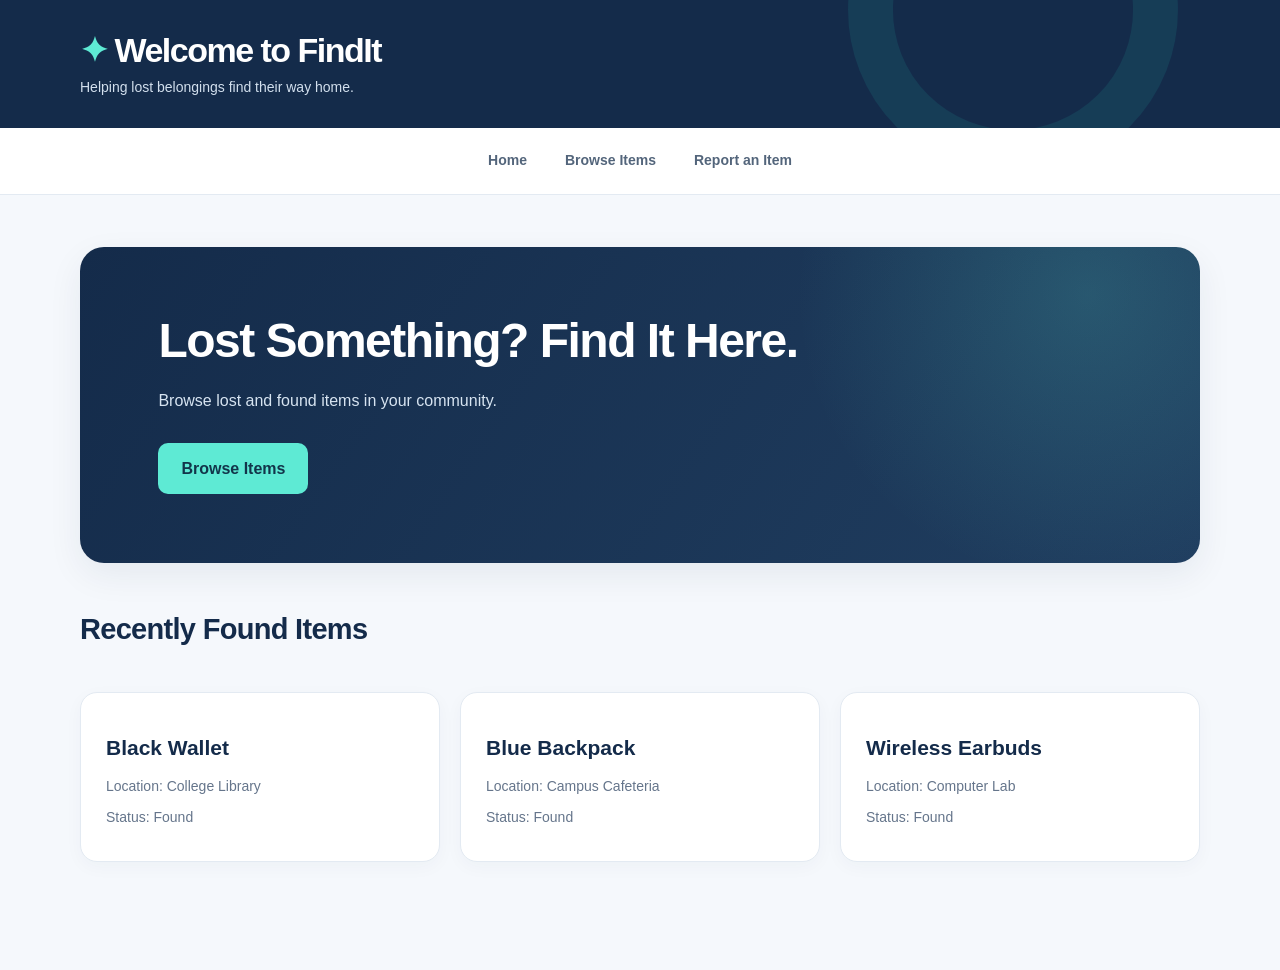
<file: index.html>
<!DOCTYPE html>
<html lang="en">
<head>
    <meta charset="UTF-8">
    <meta name="viewport" content="width=device-width, initial-scale=1.0">
    <title>FindIt | Lost & Found</title>
    <link rel="stylesheet" href="style2.css">
</head>
<body>
    <header>
        <h1>Welcome to FindIt</h1>
        <p>Helping lost belongings find their way home.</p>
    </header>

    <nav>
        <a href="index.html">Home</a>
        <a href="listing2.html">Browse Items</a>
        <a href="report2.html">Report an Item</a>
    </nav>

    <main>
        <section>
            <h2>Lost Something? Find It Here.</h2>
            <p>Browse lost and found items in your community.</p>
            <a href="listing2.html">Browse Items</a>
        </section>

        <section>
            <h2>Recently Found Items</h2>

            <div class="item-card">
                <h3>Black Wallet</h3>
                <p>Location: College Library</p>
                <p>Status: Found</p>
            </div>

            <div class="item-card">
                <h3>Blue Backpack</h3>
                <p>Location: Campus Cafeteria</p>
                <p>Status: Found</p>
            </div>

            <div class="item-card">
                <h3>Wireless Earbuds</h3>
                <p>Location: Computer Lab</p>
                <p>Status: Found</p>
            </div>
        </section>
    </main>
</body>
</html>
</file>
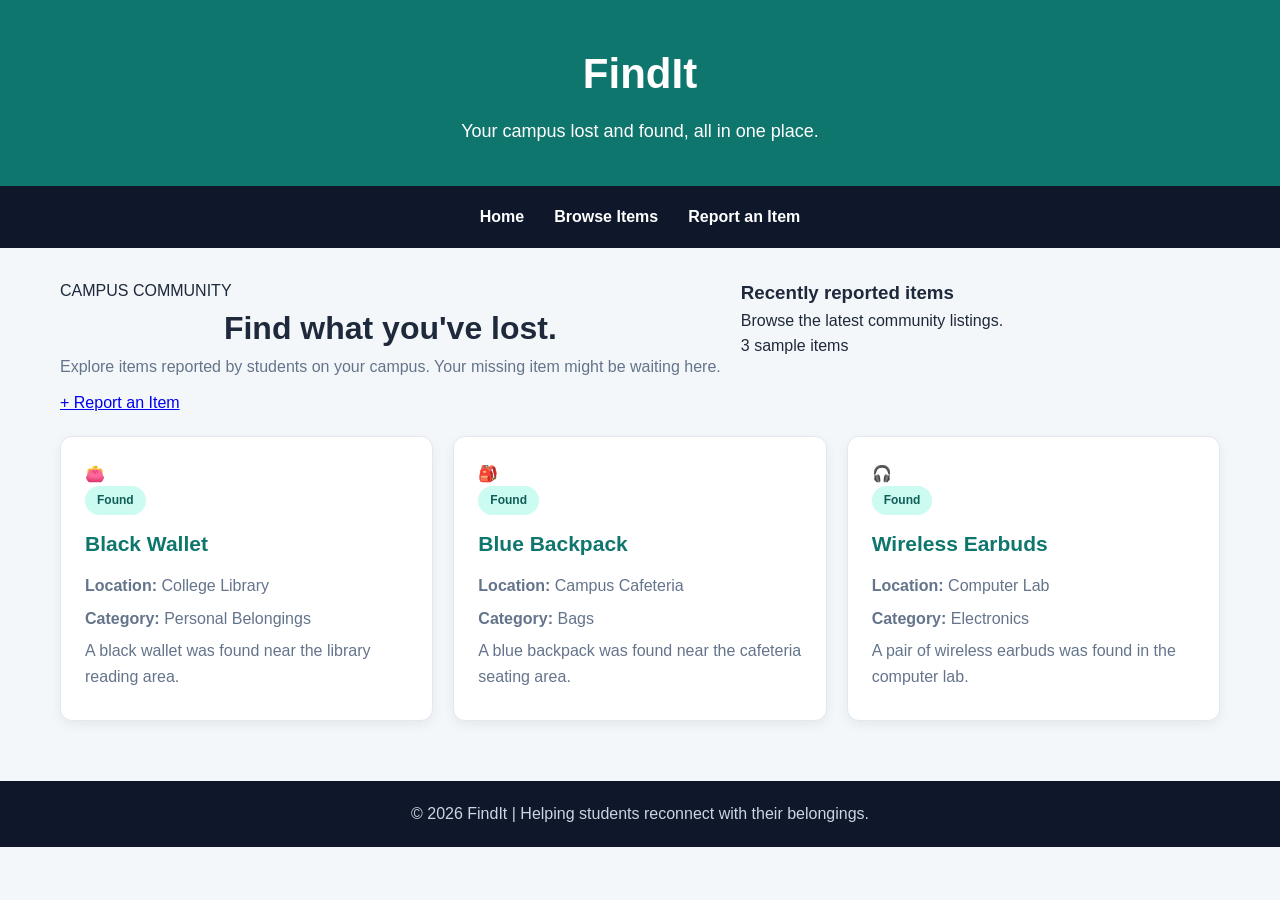
<file: listing2.html>
<!DOCTYPE html>
<html lang="en">
<head>
    <meta charset="UTF-8">
    <meta name="viewport" content="width=device-width, initial-scale=1.0">
    <title>Browse Items | FindIt</title>
    <link rel="stylesheet" href="style.css">
</head>
<body>

<header>
    <h1>FindIt</h1>
    <p>Your campus lost and found, all in one place.</p>
</header>

<nav>
    <a href="index.html">Home</a>
    <a href="listings.html">Browse Items</a>
    <a href="report.html">Report an Item</a>
</nav>

<main>
    <section class="listings-section">
        <div class="browse-intro">
            <p class="eyebrow">CAMPUS COMMUNITY</p>
            <h2>Find what you've lost.</h2>
            <p class="section-description">
                Explore items reported by students on your campus.
                Your missing item might be waiting here.
            </p>
            <a class="browse-report-link" href="report.html">
                + Report an Item
            </a>
        </div>

        <div class="browse-toolbar">
            <div>
                <h3>Recently reported items</h3>
                <p>Browse the latest community listings.</p>
            </div>
            <span class="listing-count">3 sample items</span>
        </div>

        <div class="item-card">
            <div class="item-visual wallet-visual" aria-hidden="true">👛</div>
            <span class="item-status">Found</span>
            <h3>Black Wallet</h3>
            <p><strong>Location:</strong> College Library</p>
            <p><strong>Category:</strong> Personal Belongings</p>
            <p class="item-description">
                A black wallet was found near the library reading area.
            </p>
        </div>

        <div class="item-card">
            <div class="item-visual bag-visual" aria-hidden="true">🎒</div>
            <span class="item-status">Found</span>
            <h3>Blue Backpack</h3>
            <p><strong>Location:</strong> Campus Cafeteria</p>
            <p><strong>Category:</strong> Bags</p>
            <p class="item-description">
                A blue backpack was found near the cafeteria seating area.
            </p>
        </div>

        <div class="item-card">
            <div class="item-visual earbuds-visual" aria-hidden="true">🎧</div>
            <span class="item-status">Found</span>
            <h3>Wireless Earbuds</h3>
            <p><strong>Location:</strong> Computer Lab</p>
            <p><strong>Category:</strong> Electronics</p>
            <p class="item-description">
                A pair of wireless earbuds was found in the computer lab.
            </p>
        </div>
    </section>
</main>

<footer>
    <p>&copy; 2026 FindIt | Helping students reconnect with their belongings.</p>
</footer>

</body>
</html>
</file>
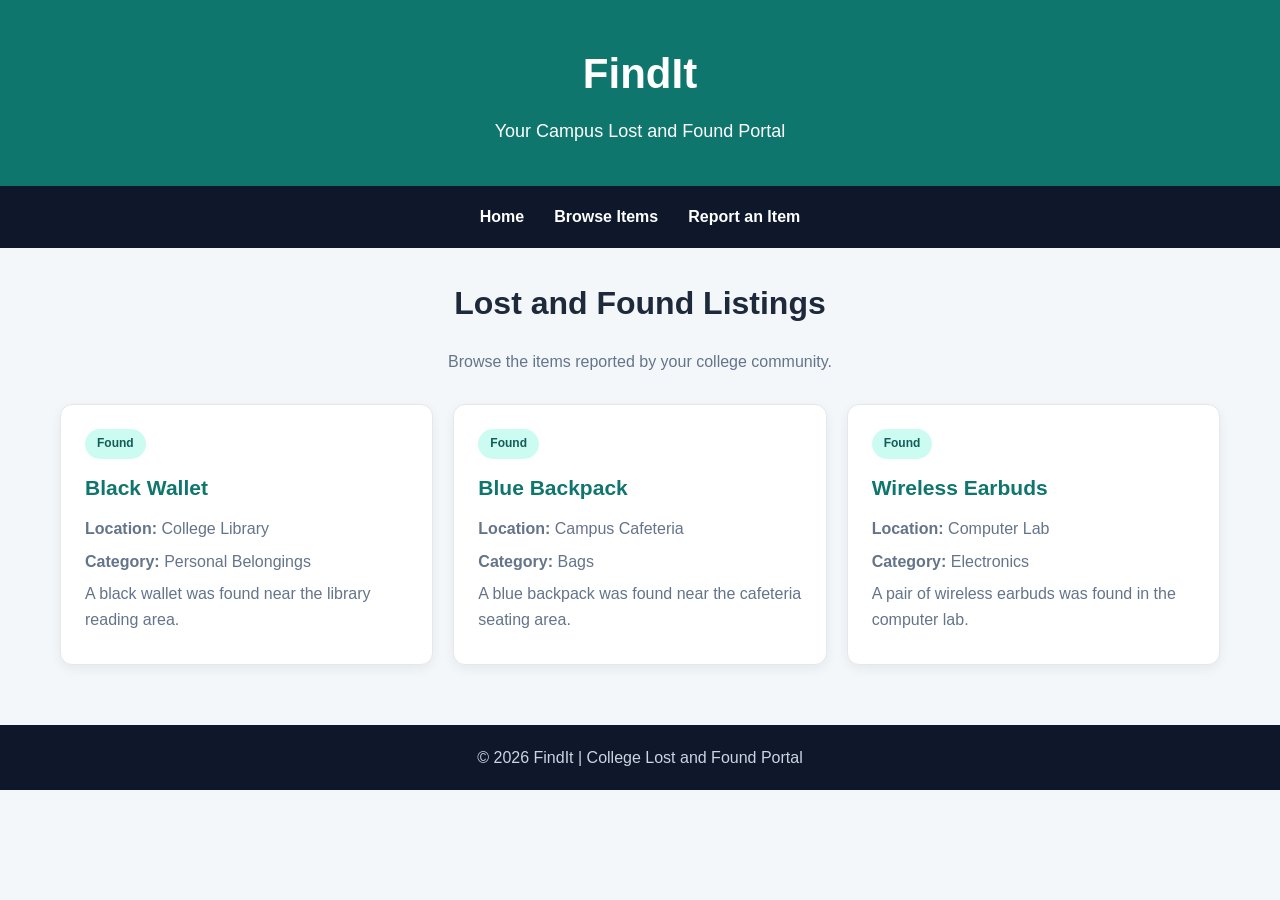
<file: listings.html>
<!DOCTYPE html>
<html lang="en">
<head>
    <meta charset="UTF-8">
    <meta name="viewport" content="width=device-width, initial-scale=1.0">
    <title>Browse Items | FindIt</title>
    <link rel="stylesheet" href="style.css">
</head>
<body>

    <header>
        <h1>FindIt</h1>
        <p>Your Campus Lost and Found Portal</p>
    </header>

    <nav>
        <a href="index.html">Home</a>
        <a href="listings.html">Browse Items</a>
        <a href="report.html">Report an Item</a>
    </nav>

    <main>
        <section class="listings-section">
            <h2>Lost and Found Listings</h2>
            <p class="section-description">
                Browse the items reported by your college community.
            </p>

            <div class="item-card">
                <span class="item-status">Found</span>
                <h3>Black Wallet</h3>
                <p><strong>Location:</strong> College Library</p>
                <p><strong>Category:</strong> Personal Belongings</p>
                <p class="item-description">
                    A black wallet was found near the library reading area.
                </p>
            </div>

            <div class="item-card">
                <span class="item-status">Found</span>
                <h3>Blue Backpack</h3>
                <p><strong>Location:</strong> Campus Cafeteria</p>
                <p><strong>Category:</strong> Bags</p>
                <p class="item-description">
                    A blue backpack was found near the cafeteria seating area.
                </p>
            </div>

            <div class="item-card">
                <span class="item-status">Found</span>
                <h3>Wireless Earbuds</h3>
                <p><strong>Location:</strong> Computer Lab</p>
                <p><strong>Category:</strong> Electronics</p>
                <p class="item-description">
                    A pair of wireless earbuds was found in the computer lab.
                </p>
            </div>
        </section>
    </main>

    <footer>
        <p>&copy; 2026 FindIt | College Lost and Found Portal</p>
    </footer>

</body>
</html>
</file>
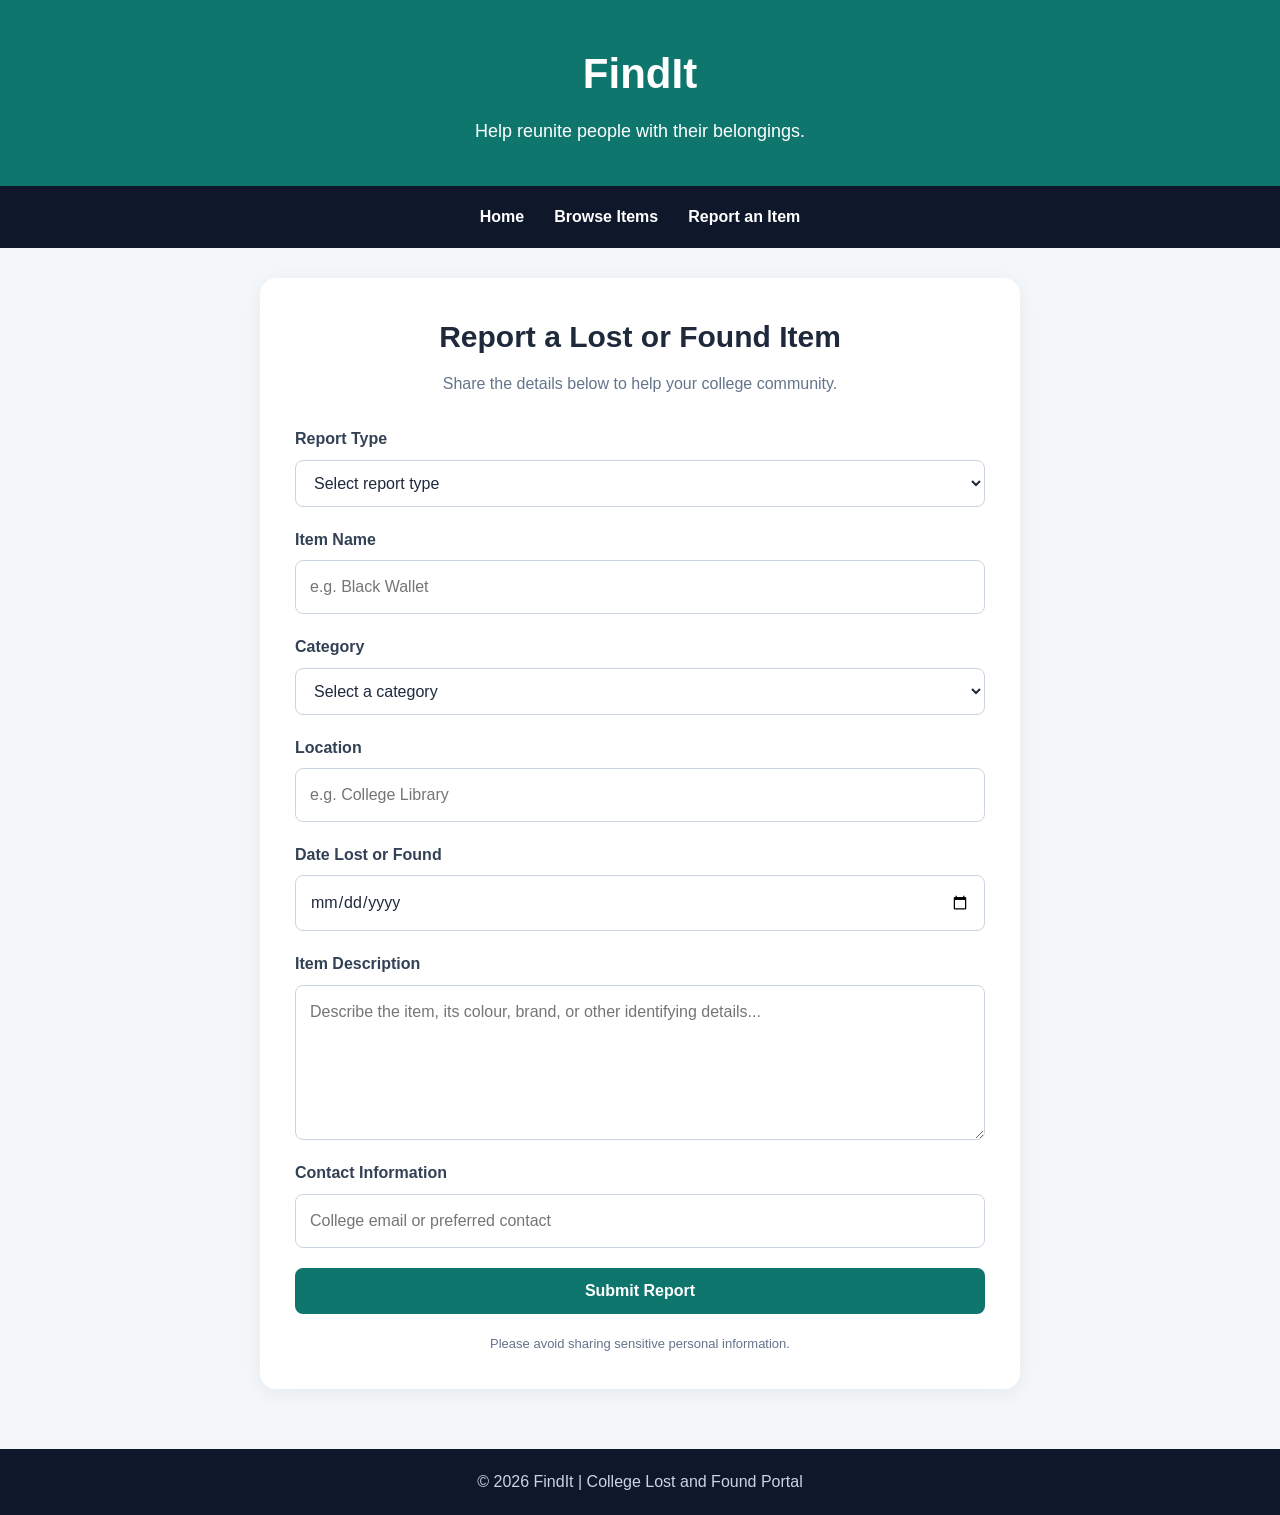
<file: report.html>
<!DOCTYPE html>
<html lang="en">
<head>
    <meta charset="UTF-8">
    <meta name="viewport" content="width=device-width, initial-scale=1.0">
    <title>Report an Item | FindIt</title>
    <link rel="stylesheet" href="style.css">
</head>
<body>

    <header>
        <h1>FindIt</h1>
        <p>Help reunite people with their belongings.</p>
    </header>

    <nav>
        <a href="index.html">Home</a>
        <a href="listings.html">Browse Items</a>
        <a href="report.html">Report an Item</a>
    </nav>

    <main>
        <section class="report-section">
            <h2>Report a Lost or Found Item</h2>
            <p class="section-description">
                Share the details below to help your college community.
            </p>

            <form class="report-form" action="#" method="post">

                <div class="form-group">
                    <label for="report-type">Report Type</label>
                    <select id="report-type" name="report-type" required>
                        <option value="">Select report type</option>
                        <option value="lost">I lost an item</option>
                        <option value="found">I found an item</option>
                    </select>
                </div>

                <div class="form-group">
                    <label for="item-name">Item Name</label>
                    <input
                        type="text"
                        id="item-name"
                        name="item-name"
                        placeholder="e.g. Black Wallet"
                        required
                    >
                </div>

                <div class="form-group">
                    <label for="category">Category</label>
                    <select id="category" name="category" required>
                        <option value="">Select a category</option>
                        <option value="electronics">Electronics</option>
                        <option value="bags">Bags</option>
                        <option value="personal">Personal Belongings</option>
                        <option value="documents">Books and Documents</option>
                        <option value="clothing">Clothing</option>
                        <option value="other">Other</option>
                    </select>
                </div>

                <div class="form-group">
                    <label for="location">Location</label>
                    <input
                        type="text"
                        id="location"
                        name="location"
                        placeholder="e.g. College Library"
                        required
                    >
                </div>

                <div class="form-group">
                    <label for="date">Date Lost or Found</label>
                    <input
                        type="date"
                        id="date"
                        name="date"
                        required
                    >
                </div>

                <div class="form-group">
                    <label for="description">Item Description</label>
                    <textarea
                        id="description"
                        name="description"
                        rows="5"
                        placeholder="Describe the item, its colour, brand, or other identifying details..."
                        required
                    ></textarea>
                </div>

                <div class="form-group">
                    <label for="contact">Contact Information</label>
                    <input
                        type="text"
                        id="contact"
                        name="contact"
                        placeholder="College email or preferred contact"
                        required
                    >
                </div>

                <button type="submit" class="submit-button">
                    Submit Report
                </button>

                <p class="form-note">
                    Please avoid sharing sensitive personal information.
                </p>

            </form>
        </section>
    </main>

    <footer>
        <p>&copy; 2026 FindIt | College Lost and Found Portal</p>
    </footer>

</body>
</html>
</file>
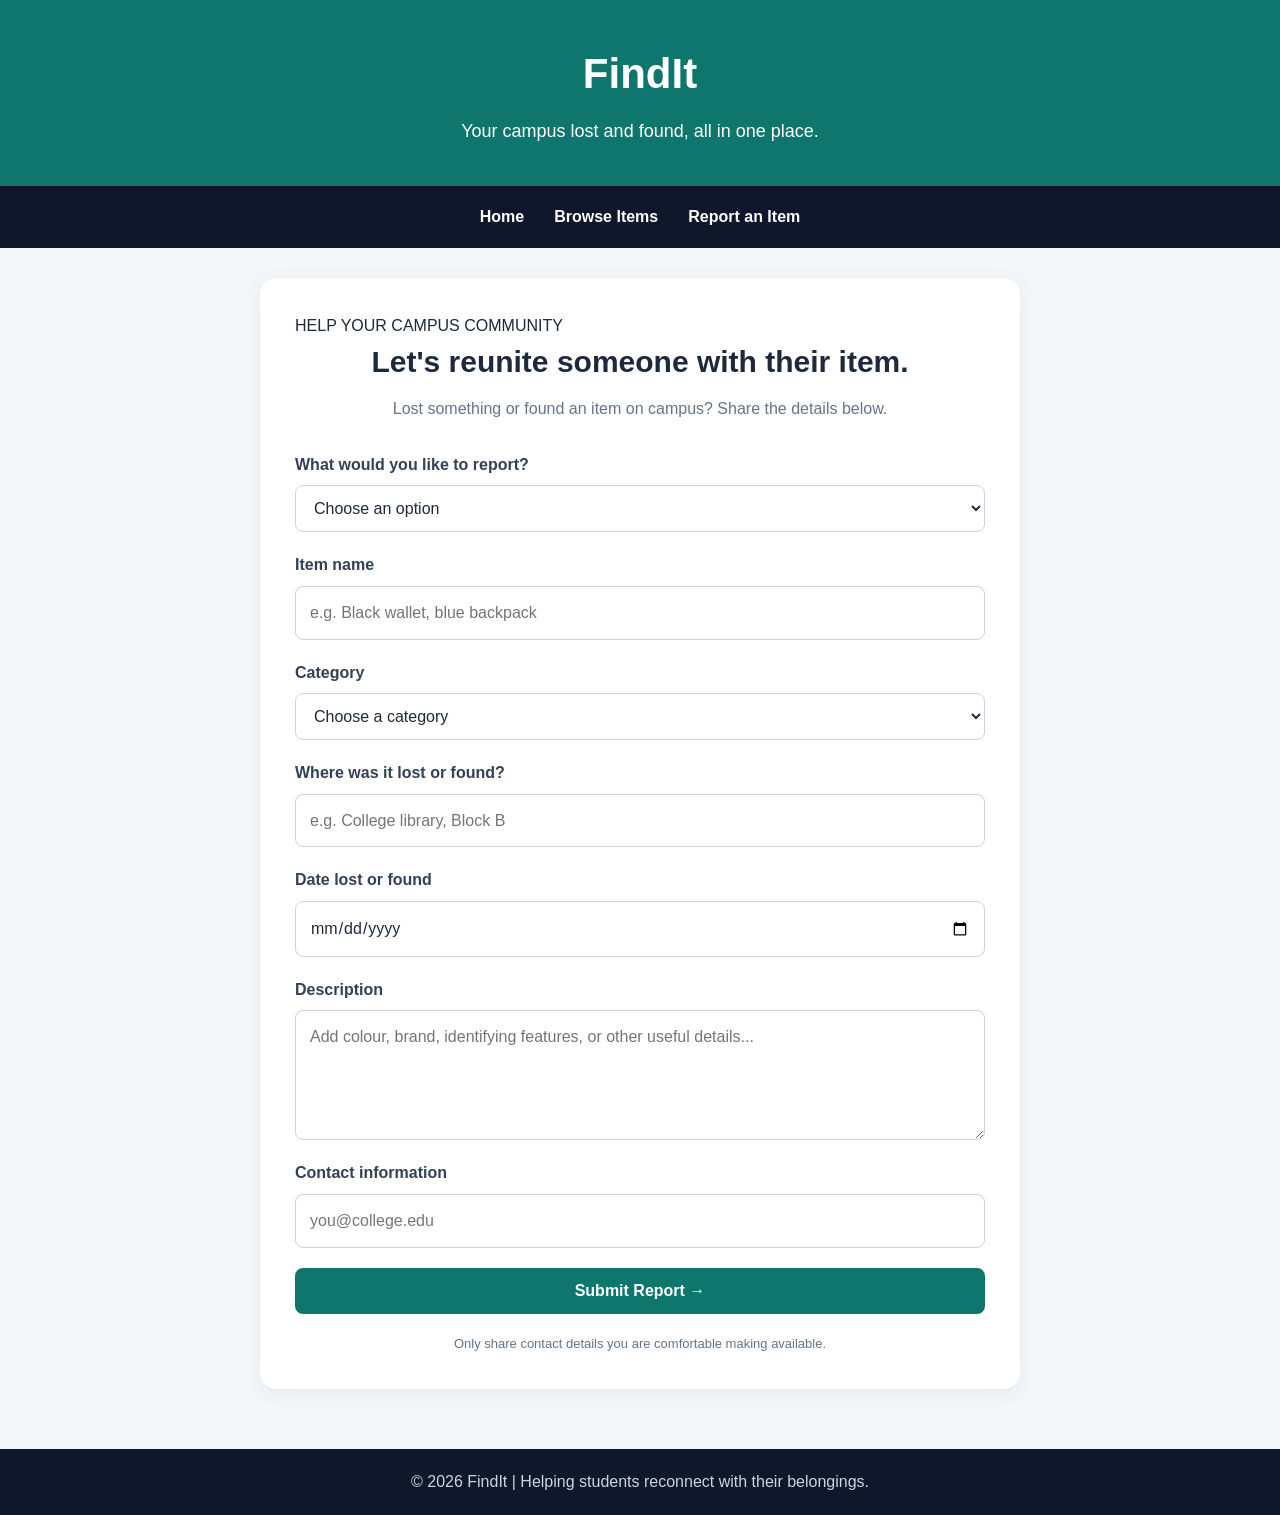
<file: report2.html>
<!DOCTYPE html>
<html lang="en">
<head>
    <meta charset="UTF-8">
    <meta name="viewport" content="width=device-width, initial-scale=1.0">
    <title>Report an Item | FindIt</title>
    <link rel="stylesheet" href="style.css">
</head>
<body>

<header>
    <h1>FindIt</h1>
    <p>Your campus lost and found, all in one place.</p>
</header>

<nav>
    <a href="index.html">Home</a>
    <a href="listings.html">Browse Items</a>
    <a href="report.html">Report an Item</a>
</nav>

<main>
    <section class="report-section">
        <p class="eyebrow">HELP YOUR CAMPUS COMMUNITY</p>
        <h2>Let's reunite someone with their item.</h2>
        <p class="section-description">
            Lost something or found an item on campus?
            Share the details below.
        </p>

        <form class="report-form" action="#" method="post">

            <div class="form-group">
                <label for="report-type">What would you like to report?</label>
                <select id="report-type" name="report-type" required>
                    <option value="">Choose an option</option>
                    <option value="lost">I lost an item</option>
                    <option value="found">I found an item</option>
                </select>
            </div>

            <div class="form-group">
                <label for="item-name">Item name</label>
                <input
                    type="text"
                    id="item-name"
                    name="item-name"
                    placeholder="e.g. Black wallet, blue backpack"
                    required
                >
            </div>

            <div class="form-group">
                <label for="category">Category</label>
                <select id="category" name="category" required>
                    <option value="">Choose a category</option>
                    <option value="electronics">Electronics</option>
                    <option value="bags">Bags and Backpacks</option>
                    <option value="personal">Personal Belongings</option>
                    <option value="documents">Books and Documents</option>
                    <option value="clothing">Clothing</option>
                    <option value="other">Other</option>
                </select>
            </div>

            <div class="form-group">
                <label for="location">Where was it lost or found?</label>
                <input
                    type="text"
                    id="location"
                    name="location"
                    placeholder="e.g. College library, Block B"
                    required
                >
            </div>

            <div class="form-group">
                <label for="date">Date lost or found</label>
                <input type="date" id="date" name="date" required>
            </div>

            <div class="form-group">
                <label for="description">Description</label>
                <textarea
                    id="description"
                    name="description"
                    rows="4"
                    placeholder="Add colour, brand, identifying features, or other useful details..."
                    required
                ></textarea>
            </div>

            <div class="form-group">
                <label for="contact">Contact information</label>
                <input
                    type="email"
                    id="contact"
                    name="contact"
                    placeholder="you@college.edu"
                    required
                >
            </div>

            <button type="submit" class="submit-button">
                Submit Report →
            </button>

            <p class="form-note">
                Only share contact details you are comfortable making available.
            </p>
        </form>
    </section>
</main>

<footer>
    <p>&copy; 2026 FindIt | Helping students reconnect with their belongings.</p>
</footer>

</body>
</html>
</file>
<file: style2.css>
/* main design */

:root {
    --navy: #142b4a;
    --navy-light: #203e60;
    --teal: #0d9488;
    --teal-dark: #0f766e;
    --background: #f5f8fc;
    --white: #ffffff;
    --text: #172b45;
    --muted: #718096;
    --border: #e3eaf2;
    --shadow: 0 12px 35px rgba(20, 43, 74, 0.07);
}

* {
    margin: 0;
    padding: 0;
    box-sizing: border-box;
}

html {
    scroll-behavior: smooth;
}

body {
    font-family: Inter, "Segoe UI", Arial, sans-serif;
    background: var(--background);
    color: var(--text);
    line-height: 1.7;
}

/* Header  */

header {
    background: var(--navy);
    color: var(--white);
    text-align: left;
    padding: 28px max(6%, calc((100% - 1120px) / 2));
    position: relative;
    overflow: hidden;
}

header::after {
    content: "";
    position: absolute;
    width: 240px;
    height: 240px;
    border: 45px solid rgba(45, 212, 191, 0.10);
    border-radius: 50%;
    right: 8%;
    top: -155px;
    pointer-events: none;
}

header h1 {
    font-size: 34px;
    font-weight: 800;
    letter-spacing: -1.5px;
    line-height: 1.3;
    margin-bottom: 4px;
    position: relative;
    z-index: 1;
}

header h1::before {
    content: "✦ ";
    color: #5eead4;
}

header p {
    color: #d2dfed;
    font-size: 14px;
    position: relative;
    z-index: 1;
}

/* Navigation */

nav {
    background: var(--white);
    padding: 0 6%;
    min-height: 65px;
    display: flex;
    align-items: center;
    justify-content: center;
    gap: 38px;
    flex-wrap: wrap;
    border-bottom: 1px solid var(--border);
}

nav a {
    color: #53657b;
    text-decoration: none;
    font-size: 14px;
    font-weight: 650;
    padding: 21px 0;
    transition: color 0.2s ease;
}

nav a:hover,
av a:focus-visible {
    color: var(--teal);
}

/*  Layout */

main {
    width: min(1120px, 88%);
    margin: 0 auto;
    padding: 52px 0 70px;
}

main section {
    margin-bottom: 38px;
}

/* welcome sec */

main section:first-child:not(.listings-section):not(.report-section) {
    background:
        radial-gradient(
            circle at 90% 15%,
            rgba(94, 234, 212, 0.17),
            transparent 28%
        ),
        linear-gradient(125deg, #142b4a, #203e60);
    color: var(--white);
    text-align: left;
    padding: 65px 7%;
    border-radius: 24px;
    box-shadow: var(--shadow);
    overflow: hidden;
    position: relative;
}

main section:first-child:not(.listings-section):not(.report-section) h2 {
    color: var(--white);
    font-size: clamp(30px, 5vw, 48px);
    font-weight: 800;
    letter-spacing: -1.5px;
    line-height: 1.2;
    max-width: 650px;
    margin-bottom: 18px;
}

main section:first-child:not(.listings-section):not(.report-section) p {
    color: #d7e4f1;
    font-size: 16px;
    max-width: 610px;
    margin-bottom: 24px;
}

main section:first-child:not(.listings-section):not(.report-section) a {
    display: inline-block;
    background: #5eead4;
    color: #12354a;
    padding: 12px 23px;
    margin: 4px 8px 4px 0;
    border-radius: 10px;
    text-decoration: none;
    font-weight: 750;
    transition: transform 0.2s, background 0.2s;
}

main section:first-child:not(.listings-section):not(.report-section) a:hover {
    background: #99f6e4;
    transform: translateY(-2px);
}

/*Section Headings  */

main h2 {
    color: var(--navy);
    font-size: 29px;
    font-weight: 800;
    letter-spacing: -0.7px;
    line-height: 1.3;
    margin-bottom: 10px;
}

main section:nth-child(2):not(.listings-section):not(.report-section) {
    padding-top: 10px;
}

main section:nth-child(2):not(.listings-section):not(.report-section) > h2 {
    margin-bottom: 24px;
}

.section-description {
    color: var(--muted);
    font-size: 15px;
    margin-bottom: 28px;
}

/*  Item Card */

.item-card {
    background: var(--white);
    border: 1px solid var(--border);
    border-radius: 17px;
    padding: 25px;
    box-shadow: 0 5px 18px rgba(20, 43, 74, 0.035);
    min-width: 0;
    transition: transform 0.22s ease, box-shadow 0.22s ease;
}

.item-card:hover {
    transform: translateY(-5px);
    box-shadow: var(--shadow);
}

.item-card h3 {
    color: var(--navy);
    font-size: 21px;
    font-weight: 750;
    line-height: 1.4;
    margin: 15px 0 12px;
}

.item-card p {
    color: #65758b;
    font-size: 14px;
    margin-bottom: 7px;
    overflow-wrap: anywhere;
}

.item-card p strong {
    color: #344a64;
}

.item-status {
    display: inline-block;
    background: #d9f8f0;
    color: #087568;
    padding: 5px 12px;
    border-radius: 7px;
    font-size: 11px;
    font-weight: 800;
    text-transform: uppercase;
    letter-spacing: 0.7px;
}

.item-description {
    border-top: 1px solid #edf1f6;
    padding-top: 13px;
    margin-top: 13px;
}

/* Homepage item collection */

main section:nth-child(2):not(.listings-section):not(.report-section) {
    display: flex;
    flex-wrap: wrap;
    gap: 20px;
}

main section:nth-child(2):not(.listings-section):not(.report-section) > h2 {
    width: 100%;
}

main section:nth-child(2):not(.listings-section):not(.report-section) > p {
    width: 100%;
}

main section:nth-child(2):not(.listings-section):not(.report-section) .item-card {
    flex: 1 1 260px;
}

/* Browse Listings Page  */

.listings-section {
    display: flex;
    flex-wrap: wrap;
    gap: 22px;
    padding: 0;
    background: transparent;
}

.listings-section > h2 {
    width: 100%;
    font-size: 34px;
    margin-bottom: 0;
}

.listings-section > .section-description {
    width: 100%;
    margin-bottom: 8px;
}

.listings-section .item-card {
    flex: 1 1 290px;
}

/* Report Form  */

.report-section {
    max-width: 780px;
    margin: 0 auto;
    padding: 42px;
    background: var(--white);
    border: 1px solid var(--border);
    border-radius: 22px;
    box-shadow: var(--shadow);
}

.report-section h2 {
    font-size: 31px;
}

.report-form {
    display: flex;
    flex-direction: column;
    gap: 21px;
}

.form-group {
    display: flex;
    flex-direction: column;
    gap: 7px;
}

.form-group label {
    color: #293e57;
    font-size: 14px;
    font-weight: 700;
}

.form-group input,
.form-group select,
.form-group textarea {
    width: 100%;
    min-height: 49px;
    padding: 12px 14px;
    background: #fbfcfe;
    color: var(--text);
    border: 1px solid #dce5ef;
    border-radius: 10px;
    font: inherit;
    font-size: 14px;
    transition: border-color 0.2s, box-shadow 0.2s;
}

.form-group textarea {
    min-height: 125px;
    resize: vertical;
}

.form-group input:focus,
.form-group select:focus,
.form-group textarea:focus {
    outline: none;
    border-color: var(--teal);
    box-shadow: 0 0 0 3px rgba(13, 148, 136, 0.12);
}

.form-group input::placeholder,
.form-group textarea::placeholder {
    color: #9aa8b8;
}

.submit-button {
    width: 100%;
    padding: 14px 20px;
    background: var(--teal);
    color: var(--white);
    border: none;
    border-radius: 10px;
    font-size: 15px;
    font-weight: 750;
    cursor: pointer;
    transition: background 0.2s, transform 0.2s;
}

.submit-button:hover {
    background: var(--teal-dark);
    transform: translateY(-1px);
}

.form-note {
    color: var(--muted);
    text-align: center;
    font-size: 12px;
}

/* ===== Footer ===== */

footer {
    background: var(--navy);
    color: #c9d6e5;
    text-align: center;
    padding: 25px 18px;
    font-size: 13px;
}

/*  Mobile Layout  */

@media (max-width: 650px) {
    header {
        padding: 25px 6%;
    }

    header h1 {
        font-size: 29px;
    }

    nav {
        gap: 20px;
        padding: 0 12px;
    }

    nav a {
        font-size: 13px;
        padding: 17px 0;
    }

    main {
        width: 92%;
        padding: 30px 0 45px;
    }

    main section:first-child:not(.listings-section):not(.report-section) {
        padding: 38px 25px;
        border-radius: 17px;
    }

    main section:first-child:not(.listings-section):not(.report-section) h2 {
        font-size: 32px;
    }

    main h2,
    .listings-section > h2 {
        font-size: 26px;
    }

    .item-card {
        flex-basis: 100%;
        padding: 22px;
    }

    .listings-section .item-card {
        flex-basis: 100%;
    }

    .report-section {
        padding: 25px 19px;
        border-radius: 16px;
    }

    .report-section h2 {
        font-size: 26px;
    }
}
/*  styling for Browse and Report  */

.browse-intro {
    width: 100%;
    padding: 38px;
    background: linear-gradient(120deg, #e2f8f4, #edf4ff);
    border: 1px solid #d9eee9;
    border-radius: 20px;
    margin-bottom: 10px;
}

.eyebrow {
    color: #0f8b80;
    font-size: 11px;
    font-weight: 800;
    letter-spacing: 1.8px;
    margin-bottom: 10px;
}

.browse-intro h2 {
    font-size: clamp(30px, 4vw, 42px);
    letter-spacing: -1.2px;
}

.browse-intro .section-description {
    max-width: 560px;
    margin-bottom: 20px;
}

.browse-report-link {
    display: inline-block;
    background: #0d9488;
    color: white;
    text-decoration: none;
    padding: 11px 18px;
    border-radius: 9px;
    font-size: 14px;
    font-weight: 750;
}

.browse-report-link:hover {
    background: #0f766e;
}

.browse-toolbar {
    display: flex;
    justify-content: space-between;
    align-items: center;
    flex-wrap: wrap;
    gap: 12px;
    width: 100%;
    margin: 15px 0 0;
}

.browse-toolbar h3 {
    color: #142b4a;
    font-size: 20px;
}

.browse-toolbar p {
    color: #718096;
    font-size: 13px;
}

.listing-count {
    background: white;
    color: #53657b;
    border: 1px solid #e3eaf2;
    border-radius: 20px;
    padding: 7px 12px;
    font-size: 12px;
    font-weight: 700;
}

.item-visual {
    height: 145px;
    display: flex;
    align-items: center;
    justify-content: center;
    font-size: 55px;
    border-radius: 12px;
    margin-bottom: 18px;
}

.wallet-visual {
    background: linear-gradient(135deg, #e4eaff, #f1f3ff);
}

.bag-visual {
    background: linear-gradient(135deg, #d9f7ef, #eafaf6);
}

.earbuds-visual {
    background: linear-gradient(135deg, #fff0d9, #fff8ed);
}

.report-section .eyebrow {
    margin-bottom: 10px;
}

.report-section .section-description {
    margin-bottom: 28px;
}

@media (max-width: 650px) {
    .browse-intro {
        padding: 27px 22px;
    }

    .browse-toolbar {
        align-items: flex-start;
    }

    .item-visual {
        height: 125px;
    }
}
</file>
<file: style.css>
/* styling the body */

* {
    margin: 0;
    padding: 0;
    box-sizing: border-box;
}

body {
    font-family: Arial, sans-serif;
    background-color: #f4f7f9;
    color: #1e293b;
    line-height: 1.6;
}

/* styling the header */

header {
    background-color: #0f766e;
    color: white;
    text-align: center;
    padding: 40px 20px;
}

header h1 {
    font-size: 42px;
    margin-bottom: 10px;
}

header p {
    font-size: 18px;
}

/* styling the nav bar */

nav {
    background-color: #0f172a;
    padding: 18px;
    display: flex;
    justify-content: center;
    flex-wrap: wrap;
    gap: 30px;
}

nav a {
    color: white;
    text-decoration: none;
    font-weight: bold;
    transition: color 0.3s ease;
}

nav a:hover {
    color: #5eead4;
}

/* styling the main content */

main {
    max-width: 1200px;
    margin: 0 auto;
    padding: 30px 20px;
}

/* styling the homepage welcome section */

main section:first-child:not(.listings-section):not(.report-section) {
    background-color: white;
    text-align: center;
    padding: 50px 20px;
    border-radius: 12px;
    margin-bottom: 30px;
}

main section:first-child:not(.listings-section):not(.report-section) h2 {
    font-size: 32px;
    margin-bottom: 15px;
}

main section:first-child:not(.listings-section):not(.report-section) p {
    color: #64748b;
    margin-bottom: 20px;
}

/* styling the browse button */

main section:first-child:not(.listings-section):not(.report-section) a {
    display: inline-block;
    background-color: #0f766e;
    color: white;
    padding: 12px 24px;
    border-radius: 8px;
    text-decoration: none;
    font-weight: bold;
    transition: background-color 0.3s ease;
}

main section:first-child:not(.listings-section):not(.report-section) a:hover {
    background-color: #115e59;
}

/* styling recently found items */

main section:nth-child(2):not(.listings-section):not(.report-section) {
    background-color: #f8fafc;
    padding: 25px;
    border-radius: 12px;
    display: flex;
    flex-wrap: wrap;
    gap: 20px;
}

main section:nth-child(2):not(.listings-section):not(.report-section) h2 {
    width: 100%;
    text-align: center;
    margin-bottom: 10px;
}

/* styling item cards */

.item-card {
    background-color: white;
    padding: 24px;
    border-radius: 12px;
    border: 1px solid #e2e8f0;
    box-shadow: 0 4px 12px rgba(15, 23, 42, 0.06);
    flex: 1 1 250px;
    min-width: 0;
    transition: transform 0.2s ease, box-shadow 0.2s ease;
}

.item-card:hover {
    transform: translateY(-4px);
    box-shadow: 0 8px 20px rgba(15, 23, 42, 0.1);
}

.item-card h3 {
    color: #0f766e;
    font-size: 21px;
    margin: 12px 0;
}

.item-card p {
    color: #64748b;
    margin-bottom: 7px;
    overflow-wrap: anywhere;
}

/* styling the item status */

.item-status {
    display: inline-block;
    background-color: #ccfbf1;
    color: #115e59;
    padding: 5px 12px;
    border-radius: 20px;
    font-size: 12px;
    font-weight: bold;
}

/* styling the listings page */

.listings-section {
    background-color: transparent;
    padding: 0;
    display: flex;
    flex-wrap: wrap;
    gap: 20px;
}

.listings-section h2 {
    width: 100%;
    text-align: center;
    font-size: 32px;
}

.listings-section .section-description {
    width: 100%;
    text-align: center;
    color: #64748b;
    margin-bottom: 10px;
}

.listings-section .item-card {
    flex: 1 1 300px;
    text-align: left;
}

/* styling the report section */

.report-section {
    background-color: white;
    max-width: 760px;
    margin: 0 auto;
    padding: 35px;
    border-radius: 16px;
    box-shadow: 0 4px 20px rgba(15, 23, 42, 0.06);
}

.report-section h2 {
    text-align: center;
    font-size: 30px;
    margin-bottom: 10px;
}

.section-description {
    color: #64748b;
    text-align: center;
    margin-bottom: 30px;
}

/* styling the report form */

.report-form {
    display: flex;
    flex-direction: column;
    gap: 20px;
}

.form-group {
    display: flex;
    flex-direction: column;
    gap: 8px;
}

.form-group label {
    font-weight: bold;
    color: #334155;
}

.form-group input,
.form-group select,
.form-group textarea {
    width: 100%;
    padding: 13px 14px;
    border: 1px solid #cbd5e1;
    border-radius: 8px;
    font: inherit;
    color: #1e293b;
    background-color: #ffffff;
    outline: none;
    transition: border-color 0.2s ease, box-shadow 0.2s ease;
}

.form-group input:focus,
.form-group select:focus,
.form-group textarea:focus {
    border-color: #0f766e;
    box-shadow: 0 0 0 3px rgba(15, 118, 110, 0.12);
}

.form-group textarea {
    resize: vertical;
}

/* styling the submit button */

.submit-button {
    background-color: #0f766e;
    color: white;
    border: none;
    padding: 14px 20px;
    border-radius: 8px;
    font-size: 16px;
    font-weight: bold;
    cursor: pointer;
    transition: background-color 0.2s ease;
}

.submit-button:hover {
    background-color: #115e59;
}

.form-note {
    color: #64748b;
    text-align: center;
    font-size: 13px;
}

/* styling the footer */

footer {
    background-color: #0f172a;
    color: #cbd5e1;
    text-align: center;
    padding: 20px;
    margin-top: 30px;
}

/* adjusting for mobile screens */

@media (max-width: 600px) {
    header h1 {
        font-size: 34px;
    }

    nav {
        gap: 18px;
        padding: 16px 10px;
    }

    main {
        padding: 20px 14px;
    }

    .listings-section h2,
    .report-section h2 {
        font-size: 26px;
    }

    .item-card {
        flex-basis: 100%;
    }
   
    .report-section {
        padding: 24px 18px;
    }
}
</file>
